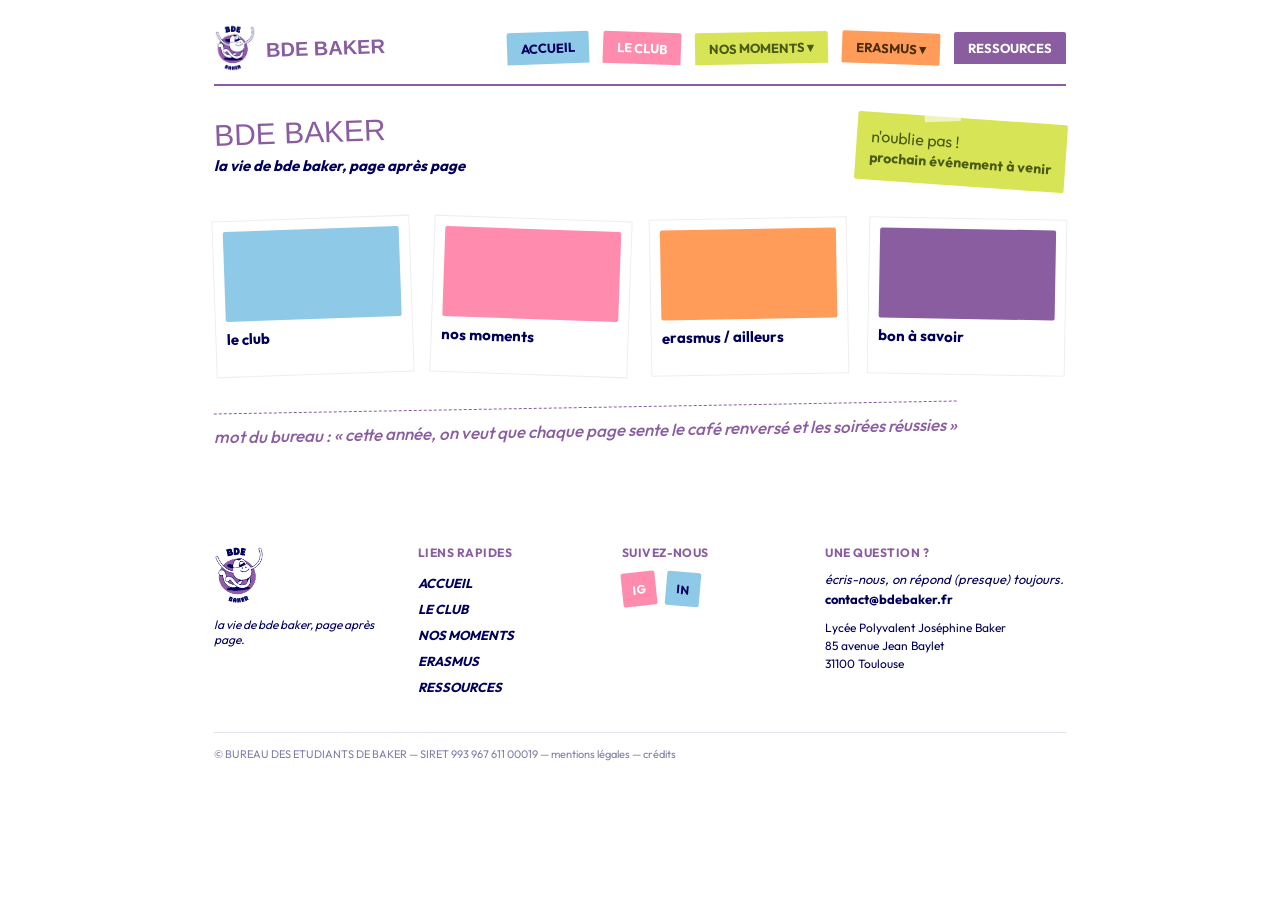
<file: site-bde-baker/index.html>
<!DOCTYPE html>
<html lang="fr">
<head>
  <meta charset="UTF-8">
  <meta name="viewport" content="width=device-width, initial-scale=1.0">
  <title>BDE Baker — Accueil</title>
  <link rel="stylesheet" href="css/style.css">
</head>
<body>

  <header class="site-header">
    <div class="container">
      <div class="nav-row">
        <a href="index.html" class="brand">
          <img src="images/logo/logo-bde-baker.png" alt="Logo BDE Baker">
          <span class="brand-name">BDE BAKER</span>
        </a>

        <nav class="nav-tabs" aria-label="Navigation principale">
          <a href="index.html" class="tab blue">ACCUEIL</a>
          <a href="le-club.html" class="tab pink">LE CLUB</a>
          <div class="tab-group">
            <span class="tab lime" tabindex="0">NOS MOMENTS ▾</span>
            <div class="submenu">
              <a href="nos-moments/sante.html">NOS ACTIONS POUR LA SANTÉ</a>
              <a href="nos-moments/weekend.html">WEEK-END D'INTÉGRATION</a>
            </div>
          </div>
          <div class="tab-group">
            <span class="tab orange" tabindex="0">ERASMUS ▾</span>
            <div class="submenu">
              <a href="erasmus/destinations.html">DESTINATIONS</a>
              <a href="erasmus/voyages.html">VOYAGES</a>
            </div>
          </div>
          <a href="ressources.html" class="tab purple">RESSOURCES</a>
        </nav>

        <button class="burger-btn" id="burgerBtn" aria-label="Ouvrir le menu">☰</button>
      </div>
      <div class="nav-divider"></div>
    </div>
  </header>

  <!-- Menu mobile plein écran -->
  <nav class="mobile-menu" id="mobileMenu" aria-label="Navigation mobile">
    <button class="mobile-menu-close" id="mobileMenuClose" aria-label="Fermer le menu">×</button>
    <div class="mobile-menu-links">
      <a href="index.html" style="background:var(--blue); color:var(--navy); transform:rotate(-2deg);">ACCUEIL</a>
      <a href="le-club.html" style="background:var(--pink); color:var(--white); transform:rotate(2deg);">LE CLUB</a>
      <a href="nos-moments/sante.html" style="background:var(--lime); color:#4a5a10; transform:rotate(-1deg);">NOS ACTIONS POUR LA SANTÉ</a>
      <a href="nos-moments/weekend.html" style="background:var(--lime); color:#4a5a10; transform:rotate(1deg);">WEEK-END D'INTÉGRATION</a>
      <a href="erasmus/destinations.html" style="background:var(--orange); color:#4a2c0a; transform:rotate(-1deg);">DESTINATIONS</a>
      <a href="erasmus/voyages.html" style="background:var(--orange); color:#4a2c0a; transform:rotate(1deg);">VOYAGES</a>
      <a href="ressources.html" style="background:var(--purple); color:var(--white); transform:rotate(0deg);">RESSOURCES</a>
    </div>
  </nav>

  <main class="container">

    <div style="display:flex; align-items:flex-start; justify-content:space-between; gap:1rem; flex-wrap:wrap; margin-top:2rem;">
      <div>
        <div class="page-title" style="margin-top:0;">BDE BAKER</div>
        <div class="page-subtitle" style="font-weight:700;">la vie de bde baker, page après page</div>
      </div>
      <div class="card" style="background:var(--lime); color:#4a5a10; transform:rotate(4deg); border:none;">
        <span class="tape" style="left:40%; transform:translateX(-50%) rotate(-6deg);"></span>
        n'oublie pas !<br>
        <strong style="font-size:14px;">prochain événement à venir</strong>
      </div>
    </div>

    <!-- Bandeau collage : teaser vers chaque section -->
    <div class="collage-grid">
      <a href="le-club.html" class="collage-tile rotate-n2">
        <div class="collage-photo" style="background: var(--blue);"></div>
        <div class="collage-label">le club</div>
      </a>
      <a href="nos-moments/sante.html" class="collage-tile rotate-2">
        <div class="collage-photo" style="background: var(--pink);"></div>
        <div class="collage-label">nos moments</div>
      </a>
      <a href="erasmus/destinations.html" class="collage-tile rotate-n1">
        <div class="collage-photo" style="background: var(--orange);"></div>
        <div class="collage-label">erasmus / ailleurs</div>
      </a>
      <a href="ressources.html" class="collage-tile rotate-1">
        <div class="collage-photo" style="background: var(--purple);"></div>
        <div class="collage-label">bon à savoir</div>
      </a>
    </div>

    <div style="margin-top:2rem; font-style:italic; font-weight:500; font-size:17px; color:var(--purple); border-top:1px dashed var(--purple); padding-top:12px; transform:rotate(-1deg); display:inline-block;">
      mot du bureau : « cette année, on veut que chaque page sente le café renversé et les soirées réussies »
    </div>

  </main>

  <footer class="site-footer">
    <div class="container">
      <div class="footer-grid">

        <div class="footer-col">
          <img src="images/logo/logo-bde-baker.png" alt="Logo BDE Baker" style="height:60px; transform:rotate(-3deg);">
          <div style="font-style:italic; font-size:12px; margin-top:8px; max-width:200px;">la vie de bde baker, page après page.</div>
        </div>

        <div class="footer-col">
          <h3>LIENS RAPIDES</h3>
          <div class="footer-links">
            <a href="index.html">ACCUEIL</a>
            <a href="le-club.html">LE CLUB</a>
            <a href="nos-moments/sante.html">NOS MOMENTS</a>
            <a href="erasmus/destinations.html">ERASMUS</a>
            <a href="ressources.html">RESSOURCES</a>
          </div>
        </div>

        <div class="footer-col">
          <h3>SUIVEZ-NOUS</h3>
          <div class="social-row">
            <a href="#" class="social-icon" style="background:var(--pink); color:var(--white); transform:rotate(-6deg);">IG</a>
            <a href="#" class="social-icon" style="background:var(--blue); color:var(--navy); transform:rotate(5deg);">IN</a>
          </div>
        </div>

        <div class="footer-col" style="flex:1.4;">
          <h3>UNE QUESTION ?</h3>
          <div style="font-style:italic; font-size:13px; margin-top:10px; line-height:1.5;">
            écris-nous, on répond (presque) toujours.<br>
            <span style="font-weight:700; font-style:normal;">contact@bdebaker.fr</span>
          </div>
          <div style="font-size:12px; margin-top:10px; line-height:1.5;">
            Lycée Polyvalent Joséphine Baker<br>
            85 avenue Jean Baylet<br>
            31100 Toulouse
          </div>
        </div>

      </div>

      <div class="footer-rule"></div>
      <div class="footer-legal">© BUREAU DES ETUDIANTS DE BAKER — SIRET 993 967 611 00019 — mentions légales — crédits</div>
    </div>
  </footer>

  <script src="js/script.js"></script>
</body>
</html>
</file>
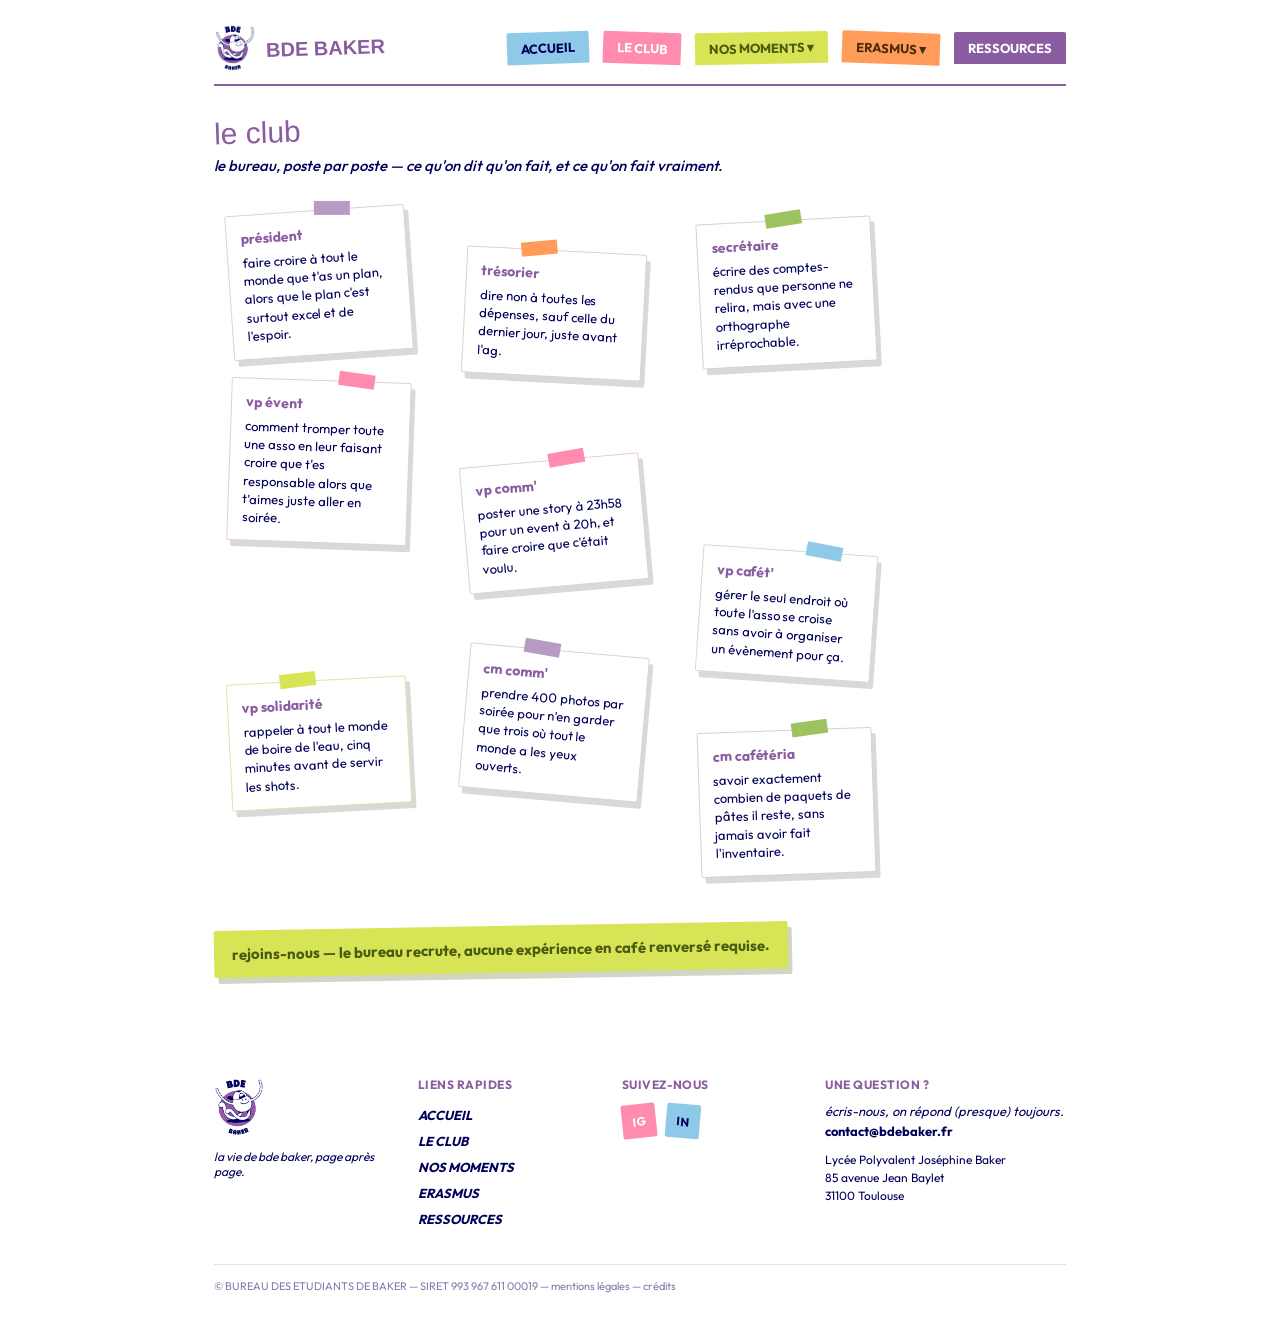
<file: site-bde-baker/le-club.html>
<!DOCTYPE html>
<html lang="fr">
<head>
  <meta charset="UTF-8">
  <meta name="viewport" content="width=device-width, initial-scale=1.0">
  <title>BDE Baker — Le Club</title>
  <link rel="stylesheet" href="css/style.css">
  <style>
    .club-board {
      position: relative;
      margin-top: 2.2rem;
      height: 700px;
    }
    .club-card {
      position: absolute;
      width: 180px;
      box-shadow: 4px 6px 0 rgba(0,0,0,0.15);
    }
    @media (max-width: 760px) {
      .club-board {
        position: static;
        height: auto;
        display: flex;
        flex-direction: column;
        gap: 16px;
      }
      .club-card {
        position: static !important;
        width: 100%;
      }
    }
  </style>
</head>
<body>

  <header class="site-header">
    <div class="container">
      <div class="nav-row">
        <a href="index.html" class="brand">
          <img src="images/logo/logo-bde-baker.png" alt="Logo BDE Baker">
          <span class="brand-name">BDE BAKER</span>
        </a>

        <nav class="nav-tabs" aria-label="Navigation principale">
          <a href="index.html" class="tab blue">ACCUEIL</a>
          <a href="le-club.html" class="tab pink">LE CLUB</a>
          <div class="tab-group">
            <span class="tab lime" tabindex="0">NOS MOMENTS ▾</span>
            <div class="submenu">
              <a href="nos-moments/sante.html">NOS ACTIONS POUR LA SANTÉ</a>
              <a href="nos-moments/weekend.html">WEEK-END D'INTÉGRATION</a>
            </div>
          </div>
          <div class="tab-group">
            <span class="tab orange" tabindex="0">ERASMUS ▾</span>
            <div class="submenu">
              <a href="erasmus/destinations.html">DESTINATIONS</a>
              <a href="erasmus/voyages.html">VOYAGES</a>
            </div>
          </div>
          <a href="ressources.html" class="tab purple">RESSOURCES</a>
        </nav>

        <button class="burger-btn" id="burgerBtn" aria-label="Ouvrir le menu">☰</button>
      </div>
      <div class="nav-divider"></div>
    </div>
  </header>

  <nav class="mobile-menu" id="mobileMenu" aria-label="Navigation mobile">
    <button class="mobile-menu-close" id="mobileMenuClose" aria-label="Fermer le menu">×</button>
    <div class="mobile-menu-links">
      <a href="index.html" style="background:var(--blue); color:var(--navy); transform:rotate(-2deg);">ACCUEIL</a>
      <a href="le-club.html" style="background:var(--pink); color:var(--white); transform:rotate(2deg);">LE CLUB</a>
      <a href="nos-moments/sante.html" style="background:var(--lime); color:#4a5a10; transform:rotate(-1deg);">NOS ACTIONS POUR LA SANTÉ</a>
      <a href="nos-moments/weekend.html" style="background:var(--lime); color:#4a5a10; transform:rotate(1deg);">WEEK-END D'INTÉGRATION</a>
      <a href="erasmus/destinations.html" style="background:var(--orange); color:#4a2c0a; transform:rotate(-1deg);">DESTINATIONS</a>
      <a href="erasmus/voyages.html" style="background:var(--orange); color:#4a2c0a; transform:rotate(1deg);">VOYAGES</a>
      <a href="ressources.html" style="background:var(--purple); color:var(--white); transform:rotate(0deg);">RESSOURCES</a>
    </div>
  </nav>

  <main class="container">

    <div class="page-title">le club</div>
    <div class="page-subtitle">le bureau, poste par poste — ce qu'on dit qu'on fait, et ce qu'on fait vraiment.</div>

    <div class="club-board">

      <div class="club-card card" style="top:0; left:15px; border-color:#d8d3de; transform:rotate(-4deg); box-shadow-color:rgba(138,92,160,0.25);">
        <span class="tape" style="left:60%; background:#b79bc7; transform:translateX(-50%) rotate(4deg);"></span>
        <div class="card-title">président</div>
        <div class="card-text">faire croire à tout le monde que t'as un plan, alors que le plan c'est surtout excel et de l'espoir.</div>
      </div>

      <div class="club-card card" style="top:170px; left:15px; border-color:#e6cdd7; transform:rotate(2deg);">
        <span class="tape" style="right:20%; background:#ff8bae; transform:rotate(6deg);"></span>
        <div class="card-title">vp évent</div>
        <div class="card-text">comment tromper toute une asso en leur faisant croire que t'es responsable alors que t'aimes juste aller en soirée.</div>
      </div>

      <div class="club-card card" style="top:470px; left:15px; border-color:#e0e0b0; transform:rotate(-3deg);">
        <span class="tape" style="left:40%; background:#d7e456; transform:translateX(-50%) rotate(-4deg);"></span>
        <div class="card-title">vp solidarité</div>
        <div class="card-text">rappeler à tout le monde de boire de l'eau, cinq minutes avant de servir les shots.</div>
      </div>

      <div class="club-card card" style="top:40px; left:250px; border-color:#e3d2c3; transform:rotate(3deg);">
        <span class="tape" style="left:30%; background:#ff9c5a; transform:rotate(-8deg);"></span>
        <div class="card-title">trésorier</div>
        <div class="card-text">dire non à toutes les dépenses, sauf celle du dernier jour, juste avant l'ag.</div>
      </div>

      <div class="club-card card" style="top:250px; left:250px; border-color:#e6cdd7; transform:rotate(-5deg);">
        <span class="tape" style="left:60%; background:#ff8bae; transform:translateX(-50%) rotate(-5deg);"></span>
        <div class="card-title">vp comm'</div>
        <div class="card-text">poster une story à 23h58 pour un event à 20h, et faire croire que c'était voulu.</div>
      </div>

      <div class="club-card card" style="top:440px; left:250px; border-color:#d8d3de; transform:rotate(5deg);">
        <span class="tape" style="left:30%; background:#b79bc7; transform:rotate(5deg);"></span>
        <div class="card-title">cm comm'</div>
        <div class="card-text">prendre 400 photos par soirée pour n'en garder que trois où tout le monde a les yeux ouverts.</div>
      </div>

      <div class="club-card card" style="top:10px; left:485px; width:175px; border-color:#cfd6c9; transform:rotate(-3deg);">
        <span class="tape" style="left:50%; background:#9fc260; transform:translateX(-50%) rotate(-6deg);"></span>
        <div class="card-title">secrétaire</div>
        <div class="card-text">écrire des comptes-rendus que personne ne relira, mais avec une orthographe irréprochable.</div>
      </div>

      <div class="club-card card" style="top:340px; left:485px; width:175px; border-color:#c9dce6; transform:rotate(4deg);">
        <span class="tape" style="right:20%; background:#8fc9e8; transform:rotate(7deg);"></span>
        <div class="card-title">vp cafét'</div>
        <div class="card-text">gérer le seul endroit où toute l'asso se croise sans avoir à organiser un évènement pour ça.</div>
      </div>

      <div class="club-card card" style="top:520px; left:485px; width:175px; border-color:#cfd6c9; transform:rotate(-2deg);">
        <span class="tape" style="right:25%; background:#9fc260; transform:rotate(-6deg);"></span>
        <div class="card-title">cm cafétéria</div>
        <div class="card-text">savoir exactement combien de paquets de pâtes il reste, sans jamais avoir fait l'inventaire.</div>
      </div>

    </div>

    <div style="position:relative; margin-top:1rem; transform:rotate(-1deg); display:inline-block;">
      <div style="background:var(--lime); color:#4a5a10; font-weight:700; font-size:15px; padding:14px 18px; border-radius:2px; box-shadow:4px 6px 0 rgba(74,90,16,0.25);">
        rejoins-nous — le bureau recrute, aucune expérience en café renversé requise.
      </div>
    </div>

  </main>

  <footer class="site-footer">
    <div class="container">
      <div class="footer-grid">

        <div class="footer-col">
          <img src="images/logo/logo-bde-baker.png" alt="Logo BDE Baker" style="height:60px; transform:rotate(-3deg);">
          <div style="font-style:italic; font-size:12px; margin-top:8px; max-width:200px;">la vie de bde baker, page après page.</div>
        </div>

        <div class="footer-col">
          <h3>LIENS RAPIDES</h3>
          <div class="footer-links">
            <a href="index.html">ACCUEIL</a>
            <a href="le-club.html">LE CLUB</a>
            <a href="nos-moments/sante.html">NOS MOMENTS</a>
            <a href="erasmus/destinations.html">ERASMUS</a>
            <a href="ressources.html">RESSOURCES</a>
          </div>
        </div>

        <div class="footer-col">
          <h3>SUIVEZ-NOUS</h3>
          <div class="social-row">
            <a href="#" class="social-icon" style="background:var(--pink); color:var(--white); transform:rotate(-6deg);">IG</a>
            <a href="#" class="social-icon" style="background:var(--blue); color:var(--navy); transform:rotate(5deg);">IN</a>
          </div>
        </div>

        <div class="footer-col" style="flex:1.4;">
          <h3>UNE QUESTION ?</h3>
          <div style="font-style:italic; font-size:13px; margin-top:10px; line-height:1.5;">
            écris-nous, on répond (presque) toujours.<br>
            <span style="font-weight:700; font-style:normal;">contact@bdebaker.fr</span>
          </div>
          <div style="font-size:12px; margin-top:10px; line-height:1.5;">
            Lycée Polyvalent Joséphine Baker<br>
            85 avenue Jean Baylet<br>
            31100 Toulouse
          </div>
        </div>

      </div>

      <div class="footer-rule"></div>
      <div class="footer-legal">© BUREAU DES ETUDIANTS DE BAKER — SIRET 993 967 611 00019 — mentions légales — crédits</div>
    </div>
  </footer>

  <script src="js/script.js"></script>
</body>
</html>
</file>
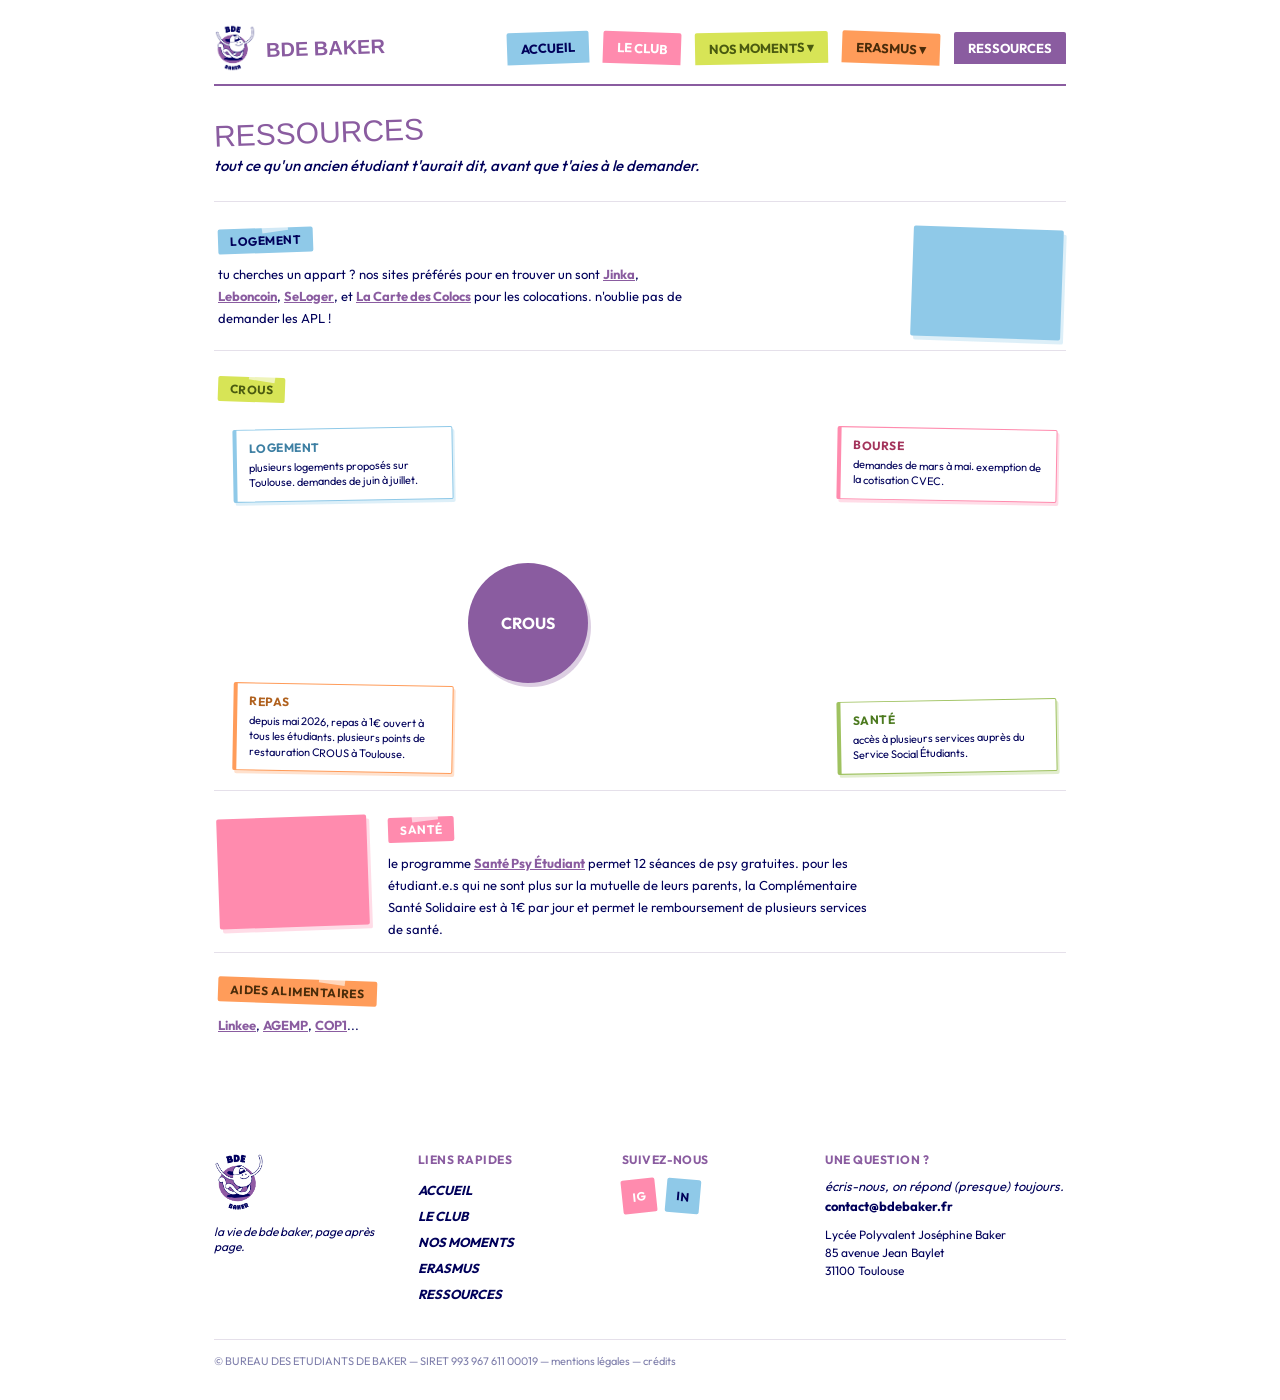
<file: site-bde-baker/ressources.html>
<!DOCTYPE html>
<html lang="fr">
<head>
  <meta charset="UTF-8">
  <meta name="viewport" content="width=device-width, initial-scale=1.0">
  <title>BDE Baker — Ressources</title>
  <link rel="stylesheet" href="css/style.css">
  <style>
    /* Ressources garde le fond blanc uni, sans la grille quadrillée, en contraste volontaire */
    body.ressources-page {
      background: #fff;
    }
    .res-section {
      padding: 26px 4px 12px;
      border-bottom: 1px solid #e5e0ea;
      display: flex;
      gap: 20px;
      flex-wrap: wrap;
      align-items: flex-start;
    }
    .res-section:last-child { border-bottom: none; }
    .res-text { flex: 1; min-width: 260px; }
    .res-photo {
      width: 150px;
      height: 110px;
      border-radius: 2px;
      flex-shrink: 0;
    }
    .res-label {
      display: inline-block;
      font-weight: 700;
      font-size: 12px;
      letter-spacing: 0.04em;
      padding: 5px 12px;
      border-radius: 2px;
      position: relative;
    }
    .res-label .tape {
      position: absolute;
      top: -7px;
      width: 26px;
      height: 11px;
      background: rgba(255,255,255,0.6);
    }
    .res-body { font-size: 13px; margin-top: 10px; line-height: 1.7; max-width: 480px; }

    .crous-board { position: relative; height: 360px; margin-top: 16px; }
    .crous-center {
      position: absolute;
      top: 145px; left: 250px;
      width: 120px; height: 120px;
      border-radius: 50%;
      background: var(--purple);
      display: flex; align-items: center; justify-content: center;
      box-shadow: 3px 4px 0 rgba(138,92,160,0.3);
    }
    .crous-center span { font-weight: 700; font-size: 16px; color: #fff; }
    .crous-branch {
      position: absolute;
      width: 220px;
      background: #fff;
      padding: 10px 12px;
      border-radius: 2px;
    }
    .crous-branch .b-title { font-weight: 700; font-size: 12px; letter-spacing: 0.04em; }
    .crous-branch .b-text { font-size: 11px; margin-top: 5px; line-height: 1.4; }

    @media (max-width: 700px) {
      .crous-board { height: auto; position: static; display: flex; flex-direction: column; gap: 10px; }
      .crous-center { position: static; width: 100%; height: 60px; margin: 0; }
      .crous-branch { position: static !important; width: 100% !important; }
    }
  </style>
</head>
<body class="ressources-page">

  <header class="site-header">
    <div class="container">
      <div class="nav-row">
        <a href="index.html" class="brand">
          <img src="images/logo/logo-bde-baker.png" alt="Logo BDE Baker">
          <span class="brand-name">BDE BAKER</span>
        </a>

        <nav class="nav-tabs" aria-label="Navigation principale">
          <a href="index.html" class="tab blue">ACCUEIL</a>
          <a href="le-club.html" class="tab pink">LE CLUB</a>
          <div class="tab-group">
            <span class="tab lime" tabindex="0">NOS MOMENTS ▾</span>
            <div class="submenu">
              <a href="nos-moments/sante.html">NOS ACTIONS POUR LA SANTÉ</a>
              <a href="nos-moments/weekend.html">WEEK-END D'INTÉGRATION</a>
            </div>
          </div>
          <div class="tab-group">
            <span class="tab orange" tabindex="0">ERASMUS ▾</span>
            <div class="submenu">
              <a href="erasmus/destinations.html">DESTINATIONS</a>
              <a href="erasmus/voyages.html">VOYAGES</a>
            </div>
          </div>
          <a href="ressources.html" class="tab purple">RESSOURCES</a>
        </nav>

        <button class="burger-btn" id="burgerBtn" aria-label="Ouvrir le menu">☰</button>
      </div>
      <div class="nav-divider"></div>
    </div>
  </header>

  <nav class="mobile-menu" id="mobileMenu" aria-label="Navigation mobile">
    <button class="mobile-menu-close" id="mobileMenuClose" aria-label="Fermer le menu">×</button>
    <div class="mobile-menu-links">
      <a href="index.html" style="background:var(--blue); color:var(--navy); transform:rotate(-2deg);">ACCUEIL</a>
      <a href="le-club.html" style="background:var(--pink); color:var(--white); transform:rotate(2deg);">LE CLUB</a>
      <a href="nos-moments/sante.html" style="background:var(--lime); color:#4a5a10; transform:rotate(-1deg);">NOS ACTIONS POUR LA SANTÉ</a>
      <a href="nos-moments/weekend.html" style="background:var(--lime); color:#4a5a10; transform:rotate(1deg);">WEEK-END D'INTÉGRATION</a>
      <a href="erasmus/destinations.html" style="background:var(--orange); color:#4a2c0a; transform:rotate(-1deg);">DESTINATIONS</a>
      <a href="erasmus/voyages.html" style="background:var(--orange); color:#4a2c0a; transform:rotate(1deg);">VOYAGES</a>
      <a href="ressources.html" style="background:var(--purple); color:var(--white); transform:rotate(0deg);">RESSOURCES</a>
    </div>
  </nav>

  <main class="container">

    <div class="page-title" style="transform:rotate(-2deg);">RESSOURCES</div>
    <div class="page-subtitle">tout ce qu'un ancien étudiant t'aurait dit, avant que t'aies à le demander.</div>

    <div style="width:100%; height:1px; background:#e5e0ea; margin-top:1.6rem;"></div>

    <!-- Logement -->
    <div class="res-section">
      <div class="res-text">
        <span class="res-label" style="background:var(--blue); color:var(--navy); transform:rotate(-2deg);">
          <span class="tape" style="left:60%; transform:translateX(-50%) rotate(-6deg);"></span>
          LOGEMENT
        </span>
        <div class="res-body">
          tu cherches un appart ? nos sites préférés pour en trouver un sont
          <a href="https://www.jinka.fr/" target="_blank">Jinka</a>,
          <a href="https://www.leboncoin.fr/" target="_blank">Leboncoin</a>,
          <a href="https://www.seloger.com/" target="_blank">SeLoger</a>,
          et <a href="https://www.lacartedescolocs.fr/" target="_blank">La Carte des Colocs</a> pour les colocations. n'oublie pas de demander les APL !
        </div>
      </div>
      <div class="res-photo" style="background:var(--blue); transform:rotate(2deg); box-shadow:3px 4px 0 rgba(143,201,232,0.3);"></div>
    </div>

    <!-- CROUS -->
    <div class="res-section" style="display:block;">
      <span class="res-label" style="background:var(--lime); color:#4a5a10; transform:rotate(2deg);">
        <span class="tape" style="right:15%; transform:rotate(7deg);"></span>
        CROUS
      </span>

      <div class="crous-board">
        <div class="crous-center"><span>CROUS</span></div>

        <div class="crous-branch" style="top:10px; left:15px; border:1px solid var(--blue); border-left:4px solid var(--blue); transform:rotate(-1deg); box-shadow:2px 3px 0 rgba(143,201,232,0.3);">
          <div class="b-title" style="color:#3d7fa3;">LOGEMENT</div>
          <div class="b-text">plusieurs logements proposés sur Toulouse. demandes de juin à juillet.</div>
        </div>

        <div class="crous-branch" style="top:10px; right:5px; border:1px solid var(--pink); border-left:4px solid var(--pink); transform:rotate(1deg); box-shadow:2px 3px 0 rgba(255,139,174,0.3);">
          <div class="b-title" style="color:#a3345c;">BOURSE</div>
          <div class="b-text">demandes de mars à mai. exemption de la cotisation CVEC.</div>
        </div>

        <div class="crous-branch" style="bottom:5px; left:15px; border:1px solid var(--orange); border-left:4px solid var(--orange); transform:rotate(1deg); box-shadow:2px 3px 0 rgba(255,156,90,0.3);">
          <div class="b-title" style="color:#b0611e;">REPAS</div>
          <div class="b-text">depuis mai 2026, repas à 1€ ouvert à tous les étudiants. plusieurs points de restauration CROUS à Toulouse.</div>
        </div>

        <div class="crous-branch" style="bottom:5px; right:5px; border:1px solid var(--green); border-left:4px solid var(--green); transform:rotate(-1deg); box-shadow:2px 3px 0 rgba(159,194,96,0.3);">
          <div class="b-title" style="color:#4c7a1f;">SANTÉ</div>
          <div class="b-text">accès à plusieurs services auprès du Service Social Étudiants.</div>
        </div>
      </div>
    </div>

    <!-- Santé -->
    <div class="res-section">
      <div class="res-photo" style="background:var(--pink); transform:rotate(-2deg); box-shadow:3px 4px 0 rgba(255,139,174,0.3);"></div>
      <div class="res-text">
        <span class="res-label" style="background:var(--pink); color:#fff; transform:rotate(-2deg);">
          <span class="tape" style="left:55%; transform:translateX(-50%) rotate(-5deg);"></span>
          SANTÉ
        </span>
        <div class="res-body">
          le programme <a href="https://santepsy.etudiant.gouv.fr/" target="_blank">Santé Psy Étudiant</a> permet 12 séances de psy gratuites. pour les étudiant.e.s qui ne sont plus sur la mutuelle de leurs parents, la Complémentaire Santé Solidaire est à 1€ par jour et permet le remboursement de plusieurs services de santé.
        </div>
      </div>
    </div>

    <!-- Aides alimentaires -->
    <div class="res-section" style="display:block;">
      <span class="res-label" style="background:var(--orange); color:#4a2c0a; transform:rotate(2deg);">
        <span class="tape" style="right:20%; transform:rotate(6deg);"></span>
        AIDES ALIMENTAIRES
      </span>
      <div class="res-body">
        <a href="https://linkee.co/distribution-toulouse/" target="_blank">Linkee</a>,
        <a href="https://docs.google.com/forms/d/e/1FAIpQLSenPUK1KTiVWAQVQgIdwvIRqktfAhuaYHB-GUevOYdezlNBWQ/viewform" target="_blank">AGEMP</a>,
        <a href="https://cop1.fr/ville/toulouse/" target="_blank">COP1</a>...
      </div>
    </div>

  </main>

  <footer class="site-footer">
    <div class="container">
      <div class="footer-grid">

        <div class="footer-col">
          <img src="images/logo/logo-bde-baker.png" alt="Logo BDE Baker" style="height:60px; transform:rotate(-3deg);">
          <div style="font-style:italic; font-size:12px; margin-top:8px; max-width:200px;">la vie de bde baker, page après page.</div>
        </div>

        <div class="footer-col">
          <h3>LIENS RAPIDES</h3>
          <div class="footer-links">
            <a href="index.html">ACCUEIL</a>
            <a href="le-club.html">LE CLUB</a>
            <a href="nos-moments/sante.html">NOS MOMENTS</a>
            <a href="erasmus/destinations.html">ERASMUS</a>
            <a href="ressources.html">RESSOURCES</a>
          </div>
        </div>

        <div class="footer-col">
          <h3>SUIVEZ-NOUS</h3>
          <div class="social-row">
            <a href="#" class="social-icon" style="background:var(--pink); color:var(--white); transform:rotate(-6deg);">IG</a>
            <a href="#" class="social-icon" style="background:var(--blue); color:var(--navy); transform:rotate(5deg);">IN</a>
          </div>
        </div>

        <div class="footer-col" style="flex:1.4;">
          <h3>UNE QUESTION ?</h3>
          <div style="font-style:italic; font-size:13px; margin-top:10px; line-height:1.5;">
            écris-nous, on répond (presque) toujours.<br>
            <span style="font-weight:700; font-style:normal;">contact@bdebaker.fr</span>
          </div>
          <div style="font-size:12px; margin-top:10px; line-height:1.5;">
            Lycée Polyvalent Joséphine Baker<br>
            85 avenue Jean Baylet<br>
            31100 Toulouse
          </div>
        </div>

      </div>

      <div class="footer-rule"></div>
      <div class="footer-legal">© BUREAU DES ETUDIANTS DE BAKER — SIRET 993 967 611 00019 — mentions légales — crédits</div>
    </div>
  </footer>

  <script src="js/script.js"></script>
</body>
</html>
</file>
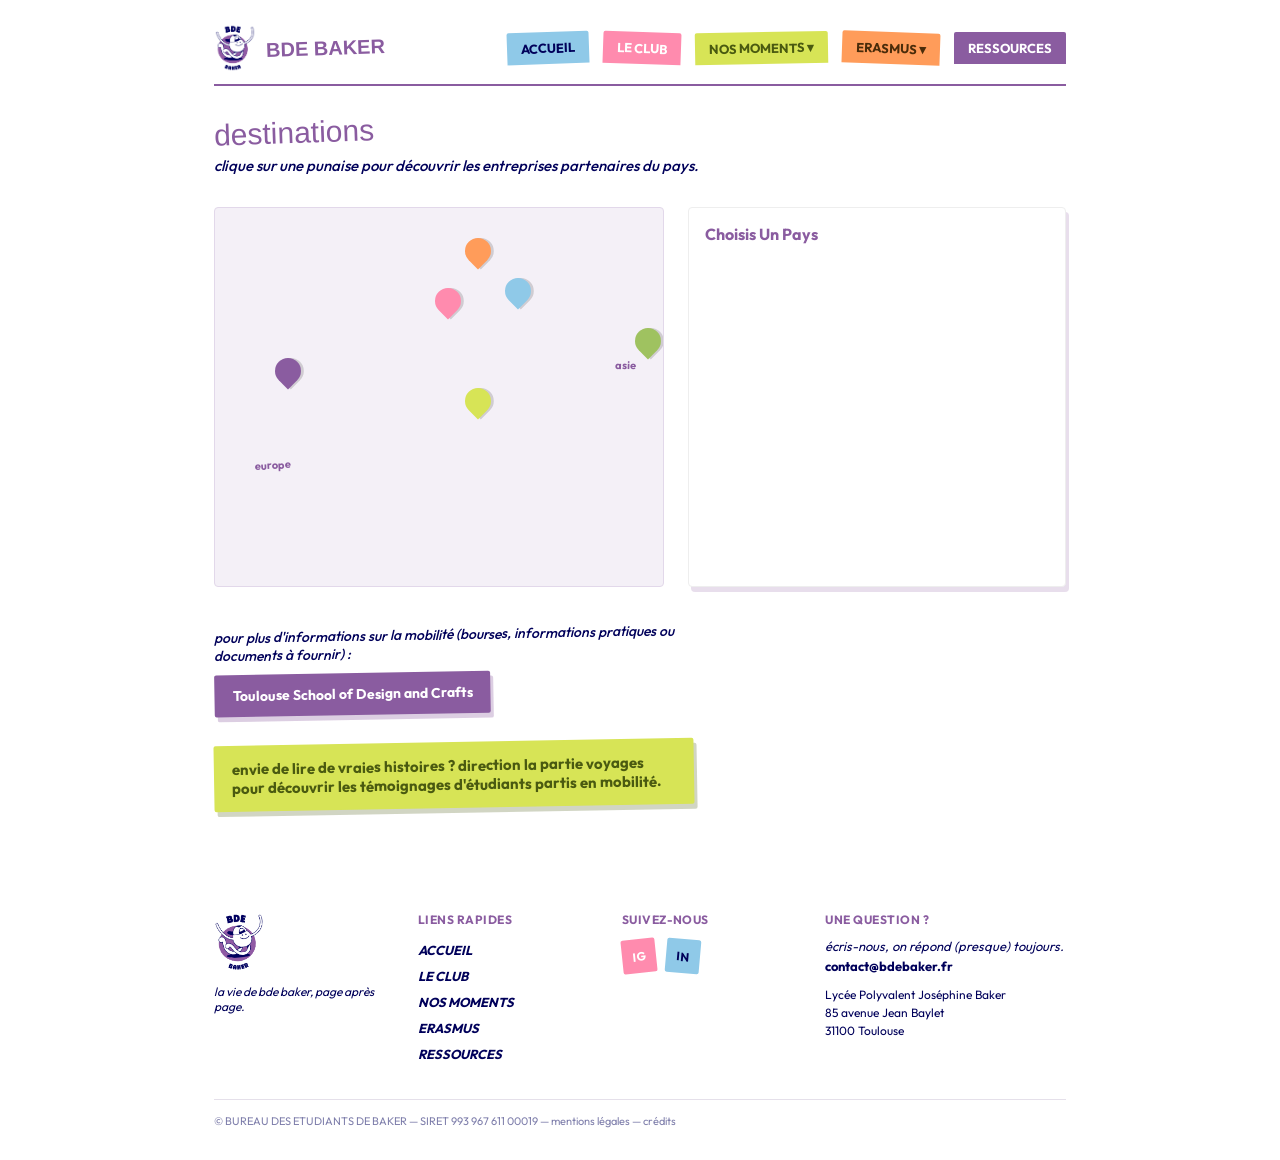
<file: site-bde-baker/erasmus/destinations.html>
<!DOCTYPE html>
<html lang="fr">
<head>
  <meta charset="UTF-8">
  <meta name="viewport" content="width=device-width, initial-scale=1.0">
  <title>BDE Baker — Destinations</title>
  <link rel="stylesheet" href="../css/style.css">
  <style>
    .dest-layout {
      display: flex;
      gap: 24px;
      margin-top: 2rem;
      flex-wrap: wrap;
    }
    #board {
      flex: 1.3;
      min-width: 320px;
      background: #f4f0f7;
      border: 1px solid #e2d8ea;
      border-radius: 4px;
      position: relative;
      height: 380px;
      overflow: hidden;
    }
    .pin {
      position: absolute;
      width: 26px;
      height: 26px;
      border-radius: 50% 50% 50% 0;
      transform: rotate(-45deg);
      cursor: pointer;
      box-shadow: 2px 2px 0 rgba(0,0,0,0.15);
      border: none;
      padding: 0;
    }
    .pin:focus-visible { outline: 3px solid var(--navy); outline-offset: 3px; }
    #panel {
      flex: 1;
      min-width: 260px;
      background: #fff;
      border: 1px solid #eee;
      border-radius: 4px;
      padding: 16px;
      box-shadow: 3px 5px 0 rgba(138,92,160,0.2);
    }
    #panelTitle {
      font-weight: 700;
      font-size: 16px;
      color: var(--purple);
      text-transform: capitalize;
    }
    #panelList {
      margin-top: 10px;
      display: flex;
      flex-direction: column;
      gap: 10px;
    }
    .company-card {
      border: 1px solid #eee;
      border-radius: 2px;
      padding: 10px;
      background: #faf8fb;
    }
    .company-name { font-weight: 700; font-size: 13px; color: var(--navy); }
    .company-desc { font-size: 12px; color: var(--navy); margin-top: 4px; line-height: 1.4; }

    /* Version mobile : liste de pays dépliable au lieu du plateau de punaises */
    .dest-mobile-list { display: none; }
    @media (max-width: 760px) {
      .dest-layout { display: none; }
      .dest-mobile-list { display: flex; flex-direction: column; gap: 10px; margin-top: 1.5rem; }
      .country-item {
        background: #fff;
        border: 1px solid #eee;
        border-radius: 2px;
        padding: 12px 14px;
        cursor: pointer;
      }
      .country-item .companies { display: none; margin-top: 8px; padding-top: 8px; border-top: 1px solid #f0f0f0; }
      .country-item.open .companies { display: block; }
    }
  </style>
</head>
<body>

  <header class="site-header">
    <div class="container">
      <div class="nav-row">
        <a href="../index.html" class="brand">
          <img src="../images/logo/logo-bde-baker.png" alt="Logo BDE Baker">
          <span class="brand-name">BDE BAKER</span>
        </a>

        <nav class="nav-tabs" aria-label="Navigation principale">
          <a href="../index.html" class="tab blue">ACCUEIL</a>
          <a href="../le-club.html" class="tab pink">LE CLUB</a>
          <div class="tab-group">
            <span class="tab lime" tabindex="0">NOS MOMENTS ▾</span>
            <div class="submenu">
              <a href="../nos-moments/sante.html">NOS ACTIONS POUR LA SANTÉ</a>
              <a href="../nos-moments/weekend.html">WEEK-END D'INTÉGRATION</a>
            </div>
          </div>
          <div class="tab-group">
            <span class="tab orange" tabindex="0">ERASMUS ▾</span>
            <div class="submenu">
              <a href="destinations.html">DESTINATIONS</a>
              <a href="voyages.html">VOYAGES</a>
            </div>
          </div>
          <a href="../ressources.html" class="tab purple">RESSOURCES</a>
        </nav>

        <button class="burger-btn" id="burgerBtn" aria-label="Ouvrir le menu">☰</button>
      </div>
      <div class="nav-divider"></div>
    </div>
  </header>

  <nav class="mobile-menu" id="mobileMenu" aria-label="Navigation mobile">
    <button class="mobile-menu-close" id="mobileMenuClose" aria-label="Fermer le menu">×</button>
    <div class="mobile-menu-links">
      <a href="../index.html" style="background:var(--blue); color:var(--navy); transform:rotate(-2deg);">ACCUEIL</a>
      <a href="../le-club.html" style="background:var(--pink); color:var(--white); transform:rotate(2deg);">LE CLUB</a>
      <a href="../nos-moments/sante.html" style="background:var(--lime); color:#4a5a10; transform:rotate(-1deg);">NOS ACTIONS POUR LA SANTÉ</a>
      <a href="../nos-moments/weekend.html" style="background:var(--lime); color:#4a5a10; transform:rotate(1deg);">WEEK-END D'INTÉGRATION</a>
      <a href="destinations.html" style="background:var(--orange); color:#4a2c0a; transform:rotate(-1deg);">DESTINATIONS</a>
      <a href="voyages.html" style="background:var(--orange); color:#4a2c0a; transform:rotate(1deg);">VOYAGES</a>
      <a href="../ressources.html" style="background:var(--purple); color:var(--white); transform:rotate(0deg);">RESSOURCES</a>
    </div>
  </nav>

  <main class="container">

    <div class="page-title">destinations</div>
    <div class="page-subtitle">clique sur une punaise pour découvrir les entreprises partenaires du pays.</div>

    <!-- Desktop : plateau de punaises -->
    <div class="dest-layout">
      <div id="board">
        <button class="pin" data-country="portugal" style="top:150px; left:60px; background:var(--purple);" aria-label="Portugal"></button>
        <button class="pin" data-country="allemagne" style="top:80px; left:220px; background:var(--pink);" aria-label="Allemagne"></button>
        <button class="pin" data-country="pologne" style="top:70px; left:290px; background:var(--blue);" aria-label="Pologne"></button>
        <button class="pin" data-country="italie" style="top:180px; left:250px; background:var(--lime);" aria-label="Italie"></button>
        <button class="pin" data-country="suede" style="top:30px; left:250px; background:var(--orange);" aria-label="Suède"></button>
        <button class="pin" data-country="japon" style="top:120px; left:420px; background:var(--green);" aria-label="Japon"></button>

        <div style="position:absolute; top:250px; left:40px; font-weight:700; font-size:11px; color:var(--purple); transform:rotate(-3deg);">europe</div>
        <div style="position:absolute; top:150px; left:400px; font-weight:700; font-size:11px; color:var(--purple); transform:rotate(2deg);">asie</div>
      </div>

      <div id="panel">
        <div id="panelTitle">choisis un pays</div>
        <div id="panelList"></div>
      </div>
    </div>

    <!-- Mobile : liste dépliable -->
    <div class="dest-mobile-list" id="mobileList"></div>

    <div style="margin-top:2.2rem; transform:rotate(-1deg);">
      <div style="font-style:italic; font-weight:500; font-size:14px; max-width:480px;">pour plus d'informations sur la mobilité (bourses, informations pratiques ou documents à fournir) :</div>
      <a href="https://toulouseschoolofdesign.eu/myd.php" target="_blank" style="display:inline-block; margin-top:10px; background:var(--purple); color:#fff; font-weight:700; font-size:14px; padding:12px 18px; border-radius:2px; text-decoration:none; box-shadow:3px 5px 0 rgba(138,92,160,0.3);">Toulouse School of Design and Crafts</a>
    </div>

    <div style="position:relative; margin-top:2rem; transform:rotate(-1deg); display:inline-block;">
      <div style="background:var(--lime); color:#4a5a10; font-weight:700; font-size:15px; padding:14px 18px; border-radius:2px; box-shadow:3px 5px 0 rgba(74,90,16,0.25); max-width:480px;">
        envie de lire de vraies histoires ? direction la partie voyages pour découvrir les témoignages d'étudiants partis en mobilité.
      </div>
    </div>

  </main>

  <footer class="site-footer">
    <div class="container">
      <div class="footer-grid">

        <div class="footer-col">
          <img src="../images/logo/logo-bde-baker.png" alt="Logo BDE Baker" style="height:60px; transform:rotate(-3deg);">
          <div style="font-style:italic; font-size:12px; margin-top:8px; max-width:200px;">la vie de bde baker, page après page.</div>
        </div>

        <div class="footer-col">
          <h3>LIENS RAPIDES</h3>
          <div class="footer-links">
            <a href="../index.html">ACCUEIL</a>
            <a href="../le-club.html">LE CLUB</a>
            <a href="../nos-moments/sante.html">NOS MOMENTS</a>
            <a href="destinations.html">ERASMUS</a>
            <a href="../ressources.html">RESSOURCES</a>
          </div>
        </div>

        <div class="footer-col">
          <h3>SUIVEZ-NOUS</h3>
          <div class="social-row">
            <a href="#" class="social-icon" style="background:var(--pink); color:var(--white); transform:rotate(-6deg);">IG</a>
            <a href="#" class="social-icon" style="background:var(--blue); color:var(--navy); transform:rotate(5deg);">IN</a>
          </div>
        </div>

        <div class="footer-col" style="flex:1.4;">
          <h3>UNE QUESTION ?</h3>
          <div style="font-style:italic; font-size:13px; margin-top:10px; line-height:1.5;">
            écris-nous, on répond (presque) toujours.<br>
            <span style="font-weight:700; font-style:normal;">contact@bdebaker.fr</span>
          </div>
          <div style="font-size:12px; margin-top:10px; line-height:1.5;">
            Lycée Polyvalent Joséphine Baker<br>
            85 avenue Jean Baylet<br>
            31100 Toulouse
          </div>
        </div>

      </div>

      <div class="footer-rule"></div>
      <div class="footer-legal">© BUREAU DES ETUDIANTS DE BAKER — SIRET 993 967 611 00019 — mentions légales — crédits</div>
    </div>
  </footer>

  <script src="../js/script.js"></script>
  <script>
    (function () {
      var data = {
        portugal: [
          { name: "Nova Studio", desc: "Agence de design produit, accueille des stagiaires en fin de cursus." },
          { name: "Lisboa Tech", desc: "Start-up spécialisée en UX pour applications mobiles." }
        ],
        allemagne: [
          { name: "Berlin Werk", desc: "Studio de design graphique et identité visuelle, forte culture typographique." },
          { name: "MünchenLabs", desc: "Bureau d'innovation produit, collabore avec des écoles de design locales." }
        ],
        pologne: [
          { name: "Kraków Studio", desc: "Agence de branding pour marques indépendantes." }
        ],
        italie: [
          { name: "Milano Design Co.", desc: "Studio historique de design d'objet, propose des stages courts." },
          { name: "Torino Creative", desc: "Agence pluridisciplinaire, design & communication." }
        ],
        suede: [
          { name: "Stockholm Form", desc: "Studio de design scandinave minimaliste, très sélectif." }
        ],
        japon: [
          { name: "Tokyo Atelier", desc: "Studio de design d'expérience, collabore avec des universités partenaires." },
          { name: "Kyoto Craft Lab", desc: "Atelier mêlant artisanat traditionnel et design contemporain." }
        ]
      };

      var panelTitle = document.getElementById('panelTitle');
      var panelList = document.getElementById('panelList');

      function renderDesktop(country) {
        panelTitle.textContent = country;
        panelList.innerHTML = '';
        data[country].forEach(function (company) {
          var card = document.createElement('div');
          card.className = 'company-card';
          var name = document.createElement('div');
          name.className = 'company-name';
          name.textContent = company.name;
          var desc = document.createElement('div');
          desc.className = 'company-desc';
          desc.textContent = company.desc;
          card.appendChild(name);
          card.appendChild(desc);
          panelList.appendChild(card);
        });
      }

      document.querySelectorAll('.pin').forEach(function (pin) {
        pin.addEventListener('click', function () {
          renderDesktop(pin.getAttribute('data-country'));
        });
      });

      // Version mobile : liste dépliable générée à partir des mêmes données
      var mobileList = document.getElementById('mobileList');
      Object.keys(data).forEach(function (country) {
        var item = document.createElement('div');
        item.className = 'country-item';

        var header = document.createElement('div');
        header.style.cssText = 'display:flex; justify-content:space-between; align-items:center;';
        var label = document.createElement('div');
        label.style.cssText = 'font-weight:700; font-size:13px; text-transform:capitalize;';
        label.textContent = country;
        var arrow = document.createElement('div');
        arrow.style.cssText = 'font-size:12px; color:var(--purple);';
        arrow.textContent = '▾';
        header.appendChild(label);
        header.appendChild(arrow);

        var companiesDiv = document.createElement('div');
        companiesDiv.className = 'companies';
        data[country].forEach(function (company) {
          var name = document.createElement('div');
          name.style.cssText = 'font-weight:700; font-size:12px;';
          name.textContent = company.name;
          var desc = document.createElement('div');
          desc.style.cssText = 'font-size:11px; margin-top:2px; margin-bottom:8px;';
          desc.textContent = company.desc;
          companiesDiv.appendChild(name);
          companiesDiv.appendChild(desc);
        });

        item.appendChild(header);
        item.appendChild(companiesDiv);
        item.addEventListener('click', function () {
          item.classList.toggle('open');
          arrow.textContent = item.classList.contains('open') ? '▴' : '▾';
        });
        mobileList.appendChild(item);
      });
    })();
  </script>
</body>
</html>
</file>
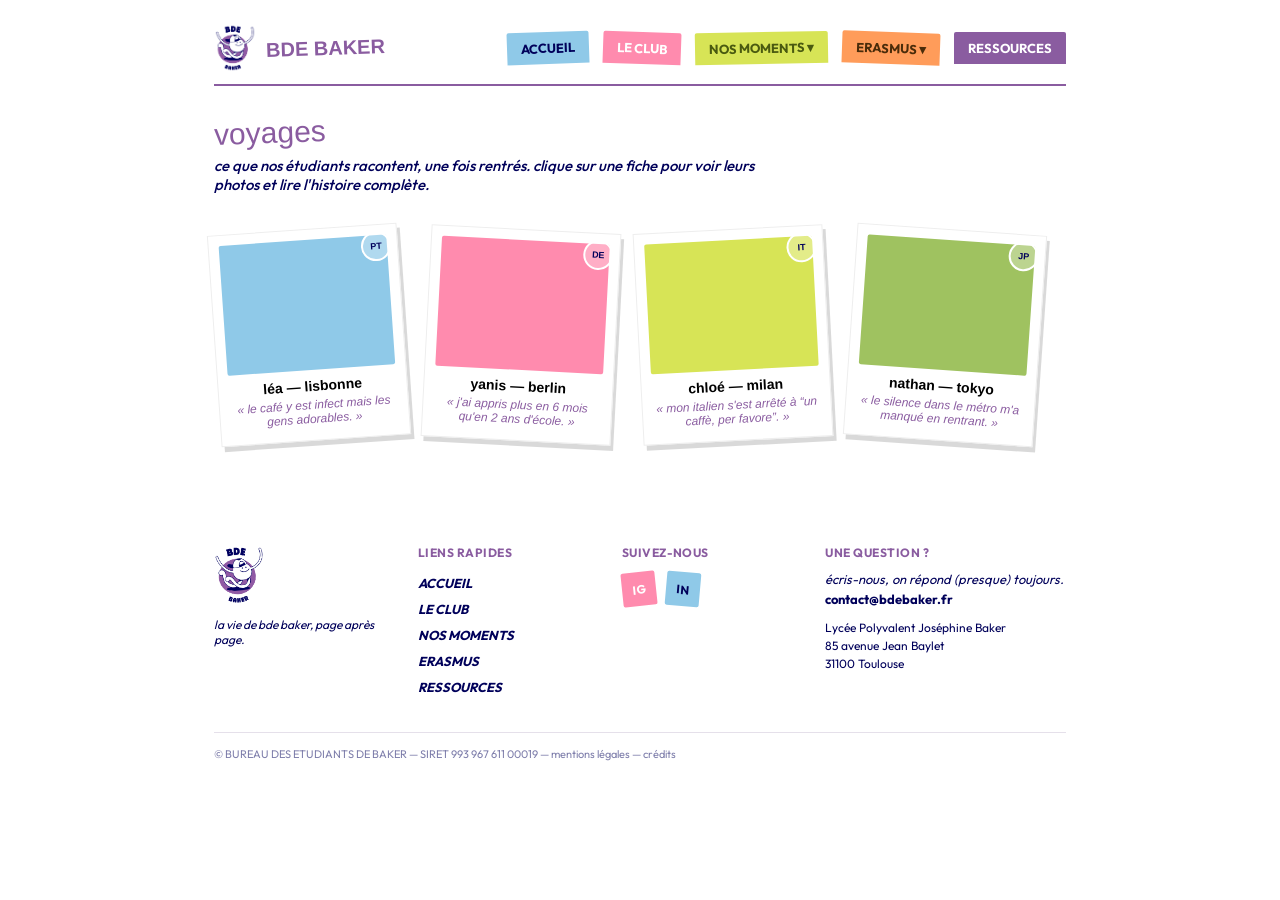
<file: site-bde-baker/erasmus/voyages.html>
<!DOCTYPE html>
<html lang="fr">
<head>
  <meta charset="UTF-8">
  <meta name="viewport" content="width=device-width, initial-scale=1.0">
  <title>BDE Baker — Voyages</title>
  <link rel="stylesheet" href="../css/style.css">
  <style>
    .polaroid-row {
      display: flex;
      gap: 22px;
      flex-wrap: wrap;
      margin-top: 2.2rem;
    }
    .polaroid {
      width: 190px;
      background: #fff;
      border: 1px solid #eee;
      padding: 10px 10px 14px;
      cursor: pointer;
      position: relative;
    }
    .polaroid-photo { height: 130px; border-radius: 2px; }
    .stamp {
      position: absolute;
      top: 6px;
      right: 6px;
      width: 30px;
      height: 30px;
      border: 2px solid #fff;
      border-radius: 50%;
      background: rgba(255,255,255,0.3);
      display: flex;
      align-items: center;
      justify-content: center;
      font-size: 9px;
      font-weight: 700;
      color: var(--navy);
    }
    .polaroid-name { font-weight: 700; font-size: 14px; margin-top: 8px; }
    .polaroid-quote { font-style: italic; font-size: 12px; color: var(--purple); margin-top: 4px; }

    #overlay {
      display: none;
      position: fixed;
      inset: 0;
      background: rgba(0,0,90,0.55);
      z-index: 200;
      align-items: center;
      justify-content: center;
      padding: 20px;
    }
    #overlay.open { display: flex; }
    .overlay-box {
      background: #fff;
      max-width: 480px;
      width: 100%;
      border-radius: 4px;
      overflow: hidden;
      box-shadow: 6px 8px 0 rgba(0,0,90,0.2);
      position: relative;
    }
    .overlay-image {
      position: relative;
      height: 220px;
      display: flex;
      align-items: center;
      justify-content: center;
    }
    .overlay-btn {
      position: absolute;
      top: 50%;
      transform: translateY(-50%);
      background: rgba(255,255,255,0.85);
      border: none;
      width: 32px;
      height: 32px;
      border-radius: 50%;
      font-weight: 700;
      cursor: pointer;
      z-index: 2;
    }
    #closeBtn {
      position: absolute;
      top: 10px;
      right: 10px;
      transform: none;
      width: 28px;
      height: 28px;
    }
    #dots {
      position: absolute;
      bottom: 8px;
      left: 0;
      right: 0;
      display: flex;
      justify-content: center;
      gap: 6px;
    }
    #dots span { width: 7px; height: 7px; border-radius: 50%; background: rgba(255,255,255,0.4); }
    #dots span.active { background: #fff; }
  </style>
</head>
<body>

  <header class="site-header">
    <div class="container">
      <div class="nav-row">
        <a href="../index.html" class="brand">
          <img src="../images/logo/logo-bde-baker.png" alt="Logo BDE Baker">
          <span class="brand-name">BDE BAKER</span>
        </a>

        <nav class="nav-tabs" aria-label="Navigation principale">
          <a href="../index.html" class="tab blue">ACCUEIL</a>
          <a href="../le-club.html" class="tab pink">LE CLUB</a>
          <div class="tab-group">
            <span class="tab lime" tabindex="0">NOS MOMENTS ▾</span>
            <div class="submenu">
              <a href="../nos-moments/sante.html">NOS ACTIONS POUR LA SANTÉ</a>
              <a href="../nos-moments/weekend.html">WEEK-END D'INTÉGRATION</a>
            </div>
          </div>
          <div class="tab-group">
            <span class="tab orange" tabindex="0">ERASMUS ▾</span>
            <div class="submenu">
              <a href="destinations.html">DESTINATIONS</a>
              <a href="voyages.html">VOYAGES</a>
            </div>
          </div>
          <a href="../ressources.html" class="tab purple">RESSOURCES</a>
        </nav>

        <button class="burger-btn" id="burgerBtn" aria-label="Ouvrir le menu">☰</button>
      </div>
      <div class="nav-divider"></div>
    </div>
  </header>

  <nav class="mobile-menu" id="mobileMenu" aria-label="Navigation mobile">
    <button class="mobile-menu-close" id="mobileMenuClose" aria-label="Fermer le menu">×</button>
    <div class="mobile-menu-links">
      <a href="../index.html" style="background:var(--blue); color:var(--navy); transform:rotate(-2deg);">ACCUEIL</a>
      <a href="../le-club.html" style="background:var(--pink); color:var(--white); transform:rotate(2deg);">LE CLUB</a>
      <a href="../nos-moments/sante.html" style="background:var(--lime); color:#4a5a10; transform:rotate(-1deg);">NOS ACTIONS POUR LA SANTÉ</a>
      <a href="../nos-moments/weekend.html" style="background:var(--lime); color:#4a5a10; transform:rotate(1deg);">WEEK-END D'INTÉGRATION</a>
      <a href="destinations.html" style="background:var(--orange); color:#4a2c0a; transform:rotate(-1deg);">DESTINATIONS</a>
      <a href="voyages.html" style="background:var(--orange); color:#4a2c0a; transform:rotate(1deg);">VOYAGES</a>
      <a href="../ressources.html" style="background:var(--purple); color:var(--white); transform:rotate(0deg);">RESSOURCES</a>
    </div>
  </nav>

  <main class="container">

    <div class="page-title">voyages</div>
    <div class="page-subtitle">ce que nos étudiants racontent, une fois rentrés. clique sur une fiche pour voir leurs photos et lire l'histoire complète.</div>

    <div class="polaroid-row" id="polaroidRow"></div>

  </main>

  <div id="overlay" role="dialog" aria-modal="true" aria-label="Témoignage complet">
    <div class="overlay-box">
      <button class="overlay-btn" id="closeBtn" aria-label="Fermer">×</button>
      <div class="overlay-image" style="background:#8a5ca0;">
        <button class="overlay-btn" id="prevBtn" style="left:8px;" aria-label="Photo précédente">‹</button>
        <div id="overlayColor" style="width:100%; height:100%;"></div>
        <button class="overlay-btn" id="nextBtn" style="right:8px;" aria-label="Photo suivante">›</button>
        <div id="dots"></div>
      </div>
      <div style="padding:18px;">
        <div id="overlayTitle" style="font-weight:700; font-size:16px; color:var(--purple);"></div>
        <div id="overlayText" style="font-size:13px; margin-top:8px; line-height:1.5;"></div>
      </div>
    </div>
  </div>

  <footer class="site-footer">
    <div class="container">
      <div class="footer-grid">

        <div class="footer-col">
          <img src="../images/logo/logo-bde-baker.png" alt="Logo BDE Baker" style="height:60px; transform:rotate(-3deg);">
          <div style="font-style:italic; font-size:12px; margin-top:8px; max-width:200px;">la vie de bde baker, page après page.</div>
        </div>

        <div class="footer-col">
          <h3>LIENS RAPIDES</h3>
          <div class="footer-links">
            <a href="../index.html">ACCUEIL</a>
            <a href="../le-club.html">LE CLUB</a>
            <a href="../nos-moments/sante.html">NOS MOMENTS</a>
            <a href="destinations.html">ERASMUS</a>
            <a href="../ressources.html">RESSOURCES</a>
          </div>
        </div>

        <div class="footer-col">
          <h3>SUIVEZ-NOUS</h3>
          <div class="social-row">
            <a href="#" class="social-icon" style="background:var(--pink); color:var(--white); transform:rotate(-6deg);">IG</a>
            <a href="#" class="social-icon" style="background:var(--blue); color:var(--navy); transform:rotate(5deg);">IN</a>
          </div>
        </div>

        <div class="footer-col" style="flex:1.4;">
          <h3>UNE QUESTION ?</h3>
          <div style="font-style:italic; font-size:13px; margin-top:10px; line-height:1.5;">
            écris-nous, on répond (presque) toujours.<br>
            <span style="font-weight:700; font-style:normal;">contact@bdebaker.fr</span>
          </div>
          <div style="font-size:12px; margin-top:10px; line-height:1.5;">
            Lycée Polyvalent Joséphine Baker<br>
            85 avenue Jean Baylet<br>
            31100 Toulouse
          </div>
        </div>

      </div>

      <div class="footer-rule"></div>
      <div class="footer-legal">© BUREAU DES ETUDIANTS DE BAKER — SIRET 993 967 611 00019 — mentions légales — crédits</div>
    </div>
  </footer>

  <script src="../js/script.js"></script>
  <script>
    (function () {
      var stories = [
        { name: "léa — lisbonne", quote: "« le café y est infect mais les gens adorables. »", stamp: "PT", color: "#8fc9e8", title: "léa — lisbonne", text: "Léa est partie un semestre à Lisbonne en design d'espace. Elle raconte des cours plus pratiques qu'en France, des colocataires devenus des amis pour la vie, et un rythme de vie beaucoup plus lent qu'elle a mis du temps à retrouver au retour.", images: ["#8fc9e8", "#a9d6ee", "#6fb3d8"] },
        { name: "yanis — berlin", quote: "« j'ai appris plus en 6 mois qu'en 2 ans d'école. »", stamp: "DE", color: "#ff8bae", title: "yanis — berlin", text: "Yanis a fait son stage de fin d'année dans un studio de design graphique berlinois. Il parle d'une culture typographique très exigeante, de longues discussions sur la grille et la structure, et d'une ville qui ne dort jamais vraiment.", images: ["#ff8bae", "#ffa6c3", "#f5709a"] },
        { name: "chloé — milan", quote: "« mon italien s'est arrêté à \u201cun caffè, per favore\u201d. »", stamp: "IT", color: "#d7e456", title: "chloé — milan", text: "Chloé a passé un semestre à Milan en design d'objet. Elle décrit un enseignement très centré sur l'histoire du design italien, des visites d'ateliers réguliers, et une vie étudiante rythmée par les apéros du soir.", images: ["#d7e456", "#e3ec84", "#c3d43a"] },
        { name: "nathan — tokyo", quote: "« le silence dans le métro m'a manqué en rentrant. »", stamp: "JP", color: "#9fc260", title: "nathan — tokyo", text: "Nathan est parti un an à Tokyo dans un atelier de design d'expérience. Il raconte un choc culturel fort au début, une rigueur de travail impressionnante, et une ville dont l'énergie particulière lui manque encore aujourd'hui.", images: ["#9fc260", "#b6d484", "#87ad45"] }
      ];

      var row = document.getElementById('polaroidRow');
      var rotations = [-4, 3, -3, 4];
      stories.forEach(function (story, idx) {
        var card = document.createElement('button');
        card.className = 'polaroid';
        card.style.transform = 'rotate(' + rotations[idx % rotations.length] + 'deg)';
        card.style.boxShadow = '3px 5px 0 rgba(0,0,0,0.15)';
        card.innerHTML =
          '<div class="polaroid-photo" style="background:' + story.color + ';"></div>' +
          '<div class="stamp">' + story.stamp + '</div>' +
          '<div class="polaroid-name">' + story.name + '</div>' +
          '<div class="polaroid-quote">' + story.quote + '</div>';
        card.addEventListener('click', function () { openStory(idx); });
        row.appendChild(card);
      });

      var currentStory = 0;
      var currentImg = 0;
      var overlay = document.getElementById('overlay');
      var overlayColor = document.getElementById('overlayColor');
      var overlayTitle = document.getElementById('overlayTitle');
      var overlayText = document.getElementById('overlayText');
      var dots = document.getElementById('dots');

      function render() {
        var s = stories[currentStory];
        currentImg = (currentImg + s.images.length) % s.images.length;
        overlayColor.style.background = s.images[currentImg];
        overlayTitle.textContent = s.title;
        overlayText.textContent = s.text;
        dots.innerHTML = '';
        s.images.forEach(function (_, i) {
          var d = document.createElement('span');
          if (i === currentImg) d.className = 'active';
          dots.appendChild(d);
        });
      }

      function openStory(idx) {
        currentStory = idx;
        currentImg = 0;
        render();
        overlay.classList.add('open');
      }

      document.getElementById('closeBtn').addEventListener('click', function () { overlay.classList.remove('open'); });
      overlay.addEventListener('click', function (e) { if (e.target === overlay) overlay.classList.remove('open'); });
      document.getElementById('prevBtn').addEventListener('click', function () { currentImg--; render(); });
      document.getElementById('nextBtn').addEventListener('click', function () { currentImg++; render(); });
      document.addEventListener('keydown', function (e) {
        if (!overlay.classList.contains('open')) return;
        if (e.key === 'Escape') overlay.classList.remove('open');
        if (e.key === 'ArrowLeft') { currentImg--; render(); }
        if (e.key === 'ArrowRight') { currentImg++; render(); }
      });
    })();
  </script>
</body>
</html>
</file>
<file: site-bde-baker/css/style.css>
/* =========================================================
   BDE BAKER — feuille de style commune
   ========================================================= */

@import url('https://fonts.googleapis.com/css2?family=Outfit:ital,wght@0,400;0,500;0,700;1,500;1,700&family=Gaseok+One&display=swap');

:root {
  /* Couleurs de marque */
  --purple: #8a5ca0;
  --blue: #8fc9e8;
  --navy: #00005a;
  --white: #ffffff;
  --lime: #d7e456;
  --pink: #ff8bae;
  --orange: #ff9c5a;
  --green: #9fc260;

  /* Typographies */
  --font-display: 'Gaseok One', sans-serif;
  --font-body: 'Outfit', sans-serif;
}

* {
  box-sizing: border-box;
}

html {
  scroll-behavior: smooth;
}

body {
  margin: 0;
  font-family: var(--font-body);
  color: var(--navy);
  background:
    linear-gradient(#fff, #fff),
    repeating-linear-gradient(0deg, rgba(138, 92, 160, 0.15) 0 1px, transparent 1px 28px),
    repeating-linear-gradient(90deg, rgba(138, 92, 160, 0.15) 0 1px, transparent 1px 28px);
}

a {
  color: var(--purple);
  font-weight: 700;
}

.container {
  max-width: 900px;
  margin: 0 auto;
  padding: 0 1.5rem;
}

/* Accessibilité : focus clavier visible partout */
a:focus-visible,
button:focus-visible,
.tab:focus-visible {
  outline: 3px solid var(--purple);
  outline-offset: 2px;
}

/* =========================================================
   Navigation
   ========================================================= */

.site-header {
  padding: 1.5rem 0 0;
}

.nav-row {
  display: flex;
  align-items: center;
  gap: 24px;
  flex-wrap: wrap;
}

.brand {
  display: flex;
  align-items: center;
  gap: 10px;
  text-decoration: none;
  cursor: pointer;
}

.brand img {
  height: 48px;
}

.brand-name {
  font-family: var(--font-display);
  font-size: 20px;
  color: var(--purple);
  transform: rotate(-2deg);
}

.nav-tabs {
  display: flex;
  gap: 14px;
  flex-wrap: wrap;
  margin-left: auto;
}

.tab {
  font-family: var(--font-body);
  font-weight: 700;
  font-size: 13px;
  padding: 8px 14px;
  border-radius: 2px 2px 0 0;
  cursor: pointer;
  text-decoration: none;
  display: inline-block;
  border: none;
}

.tab.blue    { background: var(--blue);   color: var(--navy);  transform: rotate(-2deg); }
.tab.pink    { background: var(--pink);   color: var(--white); transform: rotate(2deg); }
.tab.lime    { background: var(--lime);   color: #4a5a10;      transform: rotate(-1deg); }
.tab.orange  { background: var(--orange); color: #4a2c0a;      transform: rotate(2deg); }
.tab.purple  { background: var(--purple); color: var(--white); transform: rotate(0deg); }

.tab-group { position: relative; }

.submenu {
  display: none;
  position: absolute;
  top: 100%;
  left: 0;
  background: var(--white);
  border: 1px solid #eee;
  min-width: 220px;
  z-index: 20;
  box-shadow: 3px 5px 0 rgba(138, 92, 160, 0.25);
}

.tab-group:hover .submenu,
.tab-group:focus-within .submenu {
  display: block;
}

.submenu a {
  display: block;
  padding: 10px 14px;
  font-weight: 700;
  font-size: 12px;
  color: var(--navy);
  text-decoration: none;
  border-bottom: 1px solid #f0f0f0;
}

.submenu a:last-child { border-bottom: none; }
.submenu a:hover { background: #faf8fb; }

.nav-divider {
  width: 100%;
  height: 2px;
  background: var(--purple);
  margin-top: 12px;
}

/* Menu burger (mobile) */
.burger-btn {
  width: 32px;
  height: 32px;
  display: none;
  align-items: center;
  justify-content: center;
  background: var(--purple);
  border-radius: 2px;
  transform: rotate(-3deg);
  color: var(--white);
  font-size: 16px;
  font-weight: 700;
  cursor: pointer;
  border: none;
}

.mobile-menu {
  display: none;
  position: fixed;
  inset: 0;
  background: var(--white);
  z-index: 100;
  padding: 1.2rem 1rem;
}

.mobile-menu.open { display: block; }

.mobile-menu-close {
  width: 32px;
  height: 32px;
  display: flex;
  align-items: center;
  justify-content: center;
  background: var(--purple);
  border-radius: 2px;
  color: var(--white);
  font-size: 16px;
  font-weight: 700;
  cursor: pointer;
  border: none;
  margin-left: auto;
}

.mobile-menu-links {
  display: flex;
  flex-direction: column;
  gap: 18px;
  margin-top: 2rem;
}

.mobile-menu-links a {
  font-family: var(--font-body);
  font-weight: 700;
  font-size: 16px;
  padding: 12px 16px;
  text-decoration: none;
  display: block;
}

@media (max-width: 760px) {
  .nav-tabs { display: none; }
  .burger-btn { display: flex; }
}

/* =========================================================
   Titres de section
   ========================================================= */

.page-title {
  font-family: var(--font-display);
  font-size: 30px;
  color: var(--purple);
  line-height: 1;
  display: inline-block;
  transform: rotate(-2deg);
  margin-top: 2rem;
}

.page-subtitle {
  font-family: var(--font-body);
  font-style: italic;
  font-weight: 500;
  font-size: 15px;
  color: var(--navy);
  margin-top: 8px;
  max-width: 560px;
}

/* =========================================================
   Fiches / cartes façon post-it
   ========================================================= */

.card {
  background: var(--white);
  border: 1px solid #eee;
  padding: 14px;
  border-radius: 2px;
  position: relative;
}

.tape {
  position: absolute;
  top: -9px;
  width: 36px;
  height: 14px;
  background: rgba(255, 255, 255, 0.6);
}

.card-title {
  font-family: var(--font-body);
  font-weight: 700;
  font-size: 14px;
  color: var(--purple);
}

.card-text {
  font-family: var(--font-body);
  font-size: 13px;
  color: var(--navy);
  margin-top: 6px;
  line-height: 1.4;
}

/* =========================================================
   Bandeau collage (Accueil)
   ========================================================= */

.collage-grid {
  display: grid;
  grid-template-columns: repeat(auto-fit, minmax(140px, 1fr));
  gap: 20px;
  margin-top: 2rem;
}

.collage-tile {
  background: var(--white);
  border: 1px solid #eee;
  padding: 10px 10px 28px;
  text-decoration: none;
  display: block;
}

.collage-photo {
  height: 90px;
  border-radius: 2px;
}

.collage-label {
  font-family: var(--font-body);
  font-weight: 700;
  font-size: 15px;
  color: var(--navy);
  margin-top: 8px;
}

/* =========================================================
   Footer
   ========================================================= */

.site-footer {
  margin-top: 4rem;
  padding: 2.5rem 0 2rem;
}

.footer-grid {
  display: flex;
  gap: 32px;
  flex-wrap: wrap;
}

.footer-col {
  flex: 1;
  min-width: 150px;
}

.footer-col h3 {
  font-family: var(--font-body);
  font-weight: 700;
  font-size: 12px;
  color: var(--purple);
  letter-spacing: 0.04em;
  margin: 0;
}

.footer-links {
  font-family: var(--font-body);
  font-style: italic;
  font-weight: 700;
  font-size: 13px;
  color: var(--navy);
  margin-top: 10px;
  line-height: 2;
}

.footer-links a {
  display: block;
  color: var(--navy);
  text-decoration: none;
}

.social-row {
  display: flex;
  gap: 10px;
  margin-top: 12px;
}

.social-icon {
  width: 34px;
  height: 34px;
  border-radius: 2px;
  display: flex;
  align-items: center;
  justify-content: center;
  font-family: var(--font-body);
  font-weight: 700;
  font-size: 12px;
  text-decoration: none;
}

.footer-rule {
  width: 100%;
  height: 1px;
  background: #e5e0ea;
  margin-top: 2rem;
}

.footer-legal {
  font-family: var(--font-body);
  font-size: 11px;
  color: var(--navy);
  opacity: 0.5;
  margin-top: 14px;
}

/* =========================================================
   Utilitaires
   ========================================================= */

.rotate-n2 { transform: rotate(-2deg); }
.rotate-2  { transform: rotate(2deg); }
.rotate-n1 { transform: rotate(-1deg); }
.rotate-1  { transform: rotate(1deg); }

@media (prefers-reduced-motion: reduce) {
  html { scroll-behavior: auto; }
}
</file>
